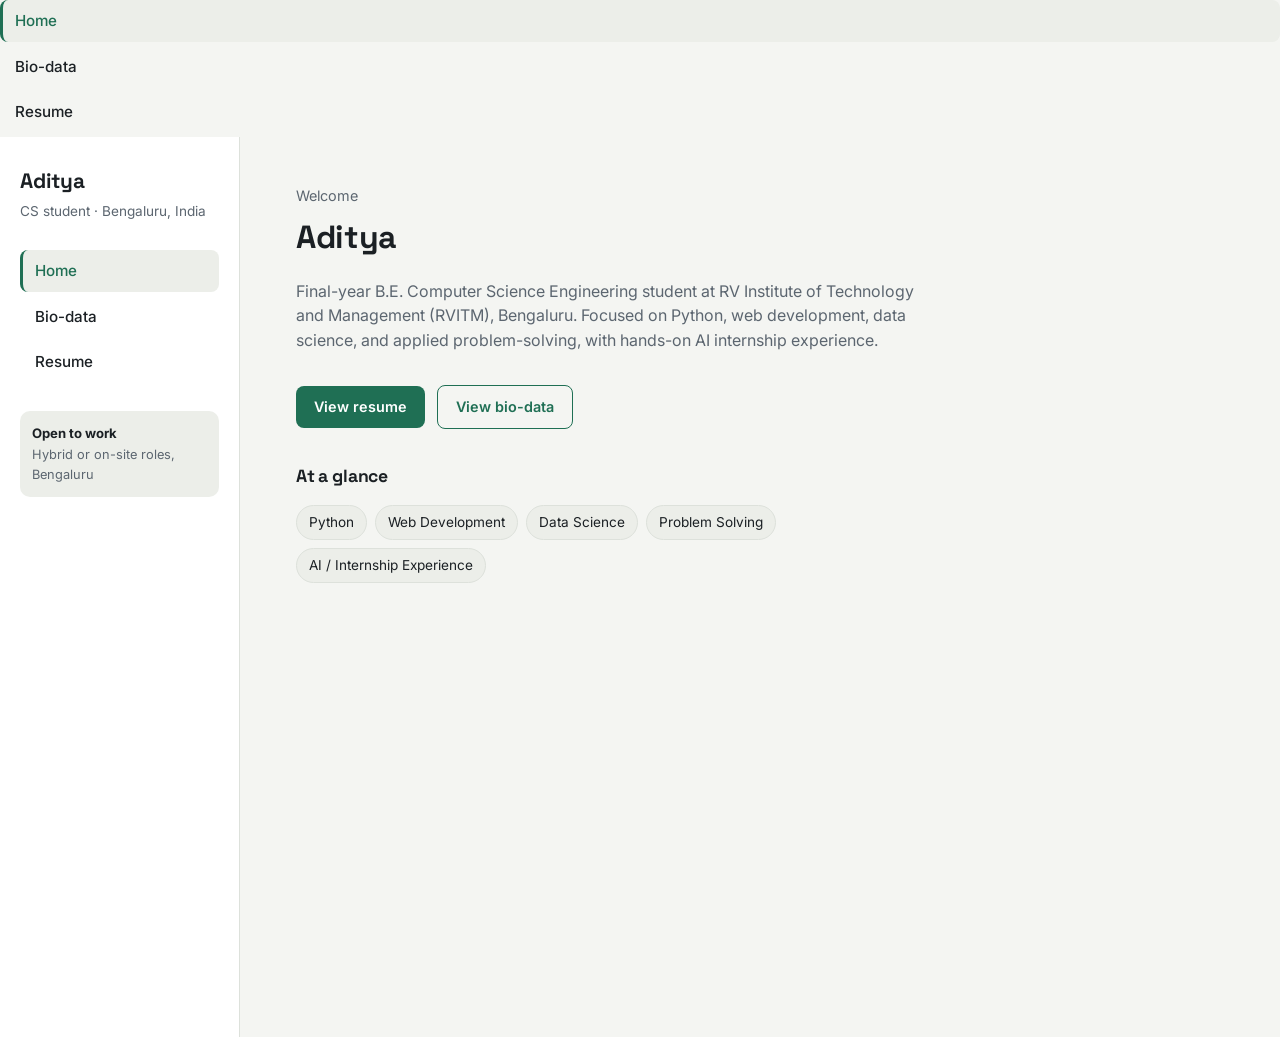
<file: index.html>
<!doctype html>
<html lang="en">
<head>
<meta charset="UTF-8">
<meta name="viewport" content="width=device-width, initial-scale=1, viewport-fit=cover">
<title>Aditya — Home</title>
<link rel="preconnect" href="https://fonts.googleapis.com">
<link rel="preconnect" href="https://fonts.gstatic.com" crossorigin>
<link href="https://fonts.googleapis.com/css2?family=Space+Grotesk:wght@500;700&family=Inter:wght@400;500;600&display=swap" rel="stylesheet">
<link rel="stylesheet" href="style.css">
</head>
<body>

<div class="topbar">
  <p class="brand">Aditya</p>
  <button class="burger" id="burgerBtn" aria-label="Toggle navigation">☰</button>
</div>
<div class="mobile-menu" id="mobileMenu">
  <a class="nav-link active" href="index.html">Home</a>
  <a class="nav-link" href="biodata.html">Bio-data</a>
  <a class="nav-link" href="resume.html">Resume</a>
</div>

<div class="shell">
  <nav class="sidebar">
    <p class="brand">Aditya</p>
    <p class="tagline">CS student · Bengaluru, India</p>
    <a class="nav-link active" href="index.html">Home</a>
    <a class="nav-link" href="biodata.html">Bio-data</a>
    <a class="nav-link" href="resume.html">Resume</a>
    <div class="status">
      <strong>Open to work</strong>
      Hybrid or on-site roles, Bengaluru
    </div>
  </nav>

  <main>
    <section class="page-content">
      <p class="eyebrow">Welcome</p>
      <h1 class="page-title">Aditya</h1>
      <p class="lede">Final-year B.E. Computer Science Engineering student at RV Institute of Technology and Management (RVITM), Bengaluru. Focused on Python, web development, data science, and applied problem-solving, with hands-on AI internship experience.</p>
      <a class="btn" href="resume.html">View resume</a>
      <a class="btn ghost" href="biodata.html">View bio-data</a>

      <section class="block">
        <h2>At a glance</h2>
        <ul class="skills">
          <li>Python</li><li>Web Development</li><li>Data Science</li>
          <li>Problem Solving</li><li>AI / Internship Experience</li>
        </ul>
      </section>
    </section>
  </main>
</div>

<script src="https://cdnjs.cloudflare.com/ajax/libs/jquery/3.6.4/jquery.min.js"></script>
<script src="script.js"></script>
</body>
</html>
</file>
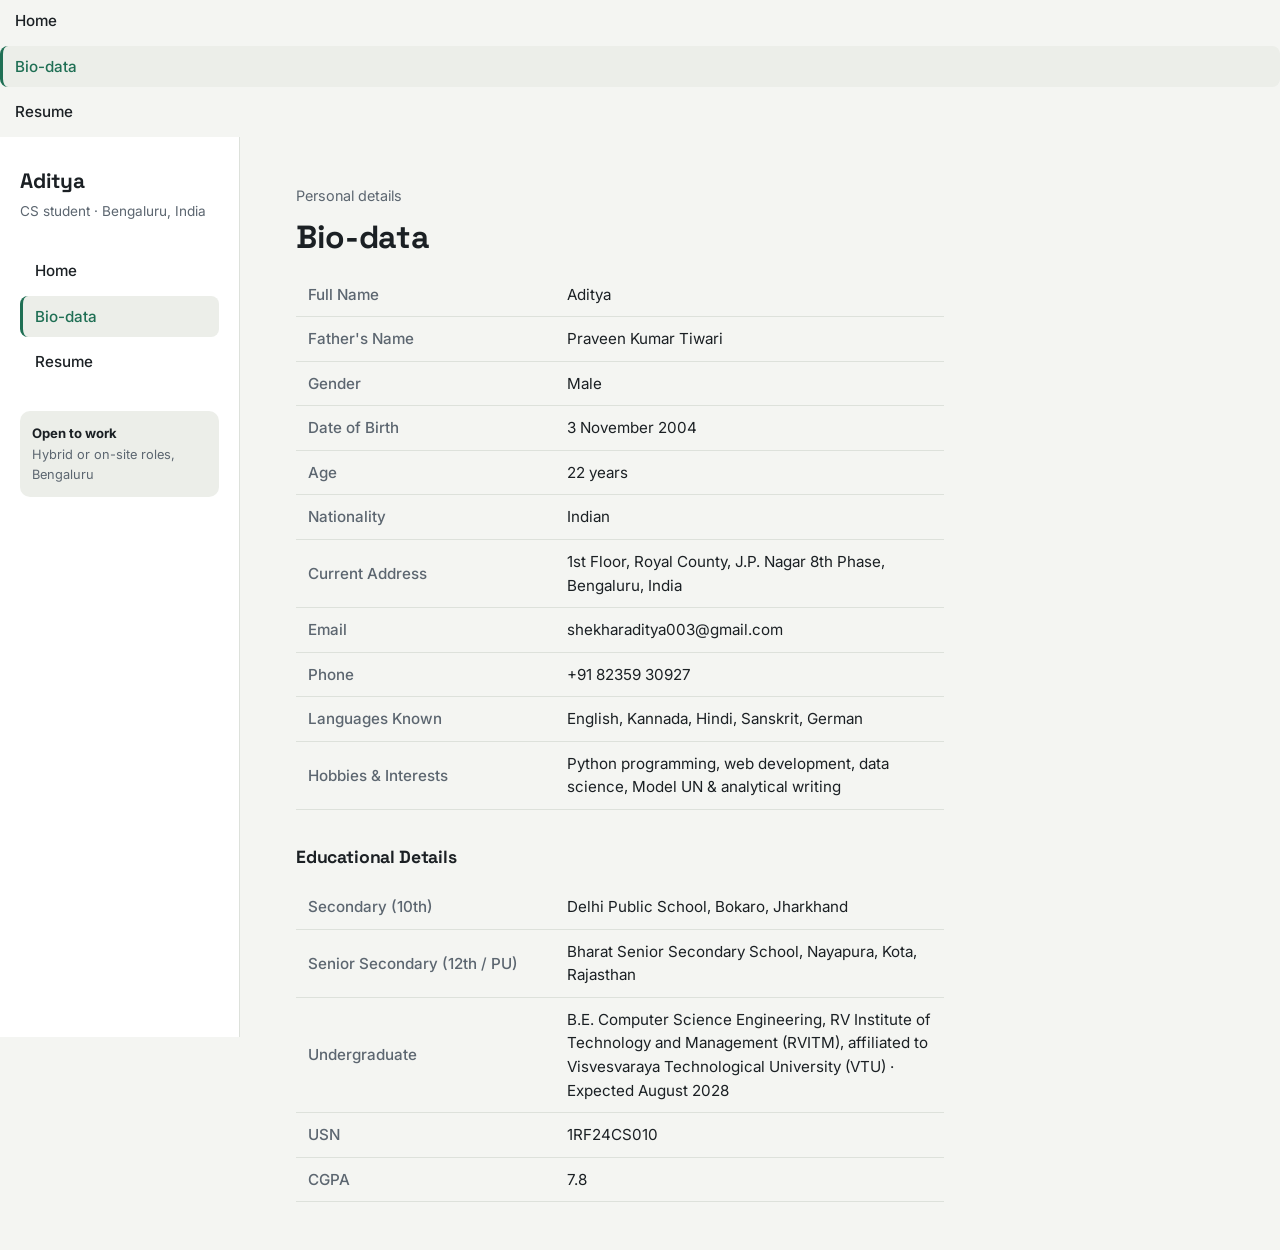
<file: biodata.html>
<!doctype html>
<html lang="en">
<head>
<meta charset="UTF-8">
<meta name="viewport" content="width=device-width, initial-scale=1, viewport-fit=cover">
<title>Aditya — Bio-data</title>
<link rel="preconnect" href="https://fonts.googleapis.com">
<link rel="preconnect" href="https://fonts.gstatic.com" crossorigin>
<link href="https://fonts.googleapis.com/css2?family=Space+Grotesk:wght@500;700&family=Inter:wght@400;500;600&display=swap" rel="stylesheet">
<link rel="stylesheet" href="style.css">
</head>
<body>

<div class="topbar">
  <p class="brand">Aditya</p>
  <button class="burger" id="burgerBtn" aria-label="Toggle navigation">☰</button>
</div>
<div class="mobile-menu" id="mobileMenu">
  <a class="nav-link" href="index.html">Home</a>
  <a class="nav-link active" href="biodata.html">Bio-data</a>
  <a class="nav-link" href="resume.html">Resume</a>
</div>

<div class="shell">
  <nav class="sidebar">
    <p class="brand">Aditya</p>
    <p class="tagline">CS student · Bengaluru, India</p>
    <a class="nav-link" href="index.html">Home</a>
    <a class="nav-link active" href="biodata.html">Bio-data</a>
    <a class="nav-link" href="resume.html">Resume</a>
    <div class="status">
      <strong>Open to work</strong>
      Hybrid or on-site roles, Bengaluru
    </div>
  </nav>

  <main>
    <section class="page-content">
      <p class="eyebrow">Personal details</p>
      <h1 class="page-title">Bio-data</h1>
      <table class="biodata">
        <tr><th>Full Name</th><td>Aditya</td></tr>
        <tr><th>Father's Name</th><td>Praveen Kumar Tiwari</td></tr>
        <tr><th>Gender</th><td>Male</td></tr>
        <tr><th>Date of Birth</th><td>3 November 2004</td></tr>
        <tr><th>Age</th><td id="ageCell">—</td></tr>
        <tr><th>Nationality</th><td>Indian</td></tr>
        <tr><th>Current Address</th><td>1st Floor, Royal County, J.P. Nagar 8th Phase, Bengaluru, India</td></tr>
        <tr><th>Email</th><td>shekharaditya003@gmail.com</td></tr>
        <tr><th>Phone</th><td>+91 82359 30927</td></tr>
        <tr><th>Languages Known</th><td>English, Kannada, Hindi, Sanskrit, German</td></tr>
        <tr><th>Hobbies &amp; Interests</th><td>Python programming, web development, data science, Model UN &amp; analytical writing</td></tr>
      </table>

      <section class="block">
        <h2>Educational Details</h2>
        <table class="biodata">
          <tr><th>Secondary (10th)</th><td>Delhi Public School, Bokaro, Jharkhand</td></tr>
          <tr><th>Senior Secondary (12th / PU)</th><td>Bharat Senior Secondary School, Nayapura, Kota, Rajasthan</td></tr>
          <tr><th>Undergraduate</th><td>B.E. Computer Science Engineering, RV Institute of Technology and Management (RVITM), affiliated to Visvesvaraya Technological University (VTU) · Expected August 2028</td></tr>
          <tr><th>USN</th><td>1RF24CS010</td></tr>
          <tr><th>CGPA</th><td>7.8</td></tr>
        </table>
      </section>
    </section>
  </main>
</div>

<script src="https://cdnjs.cloudflare.com/ajax/libs/jquery/3.6.4/jquery.min.js"></script>
<script src="script.js"></script>
</body>
</html>
</file>
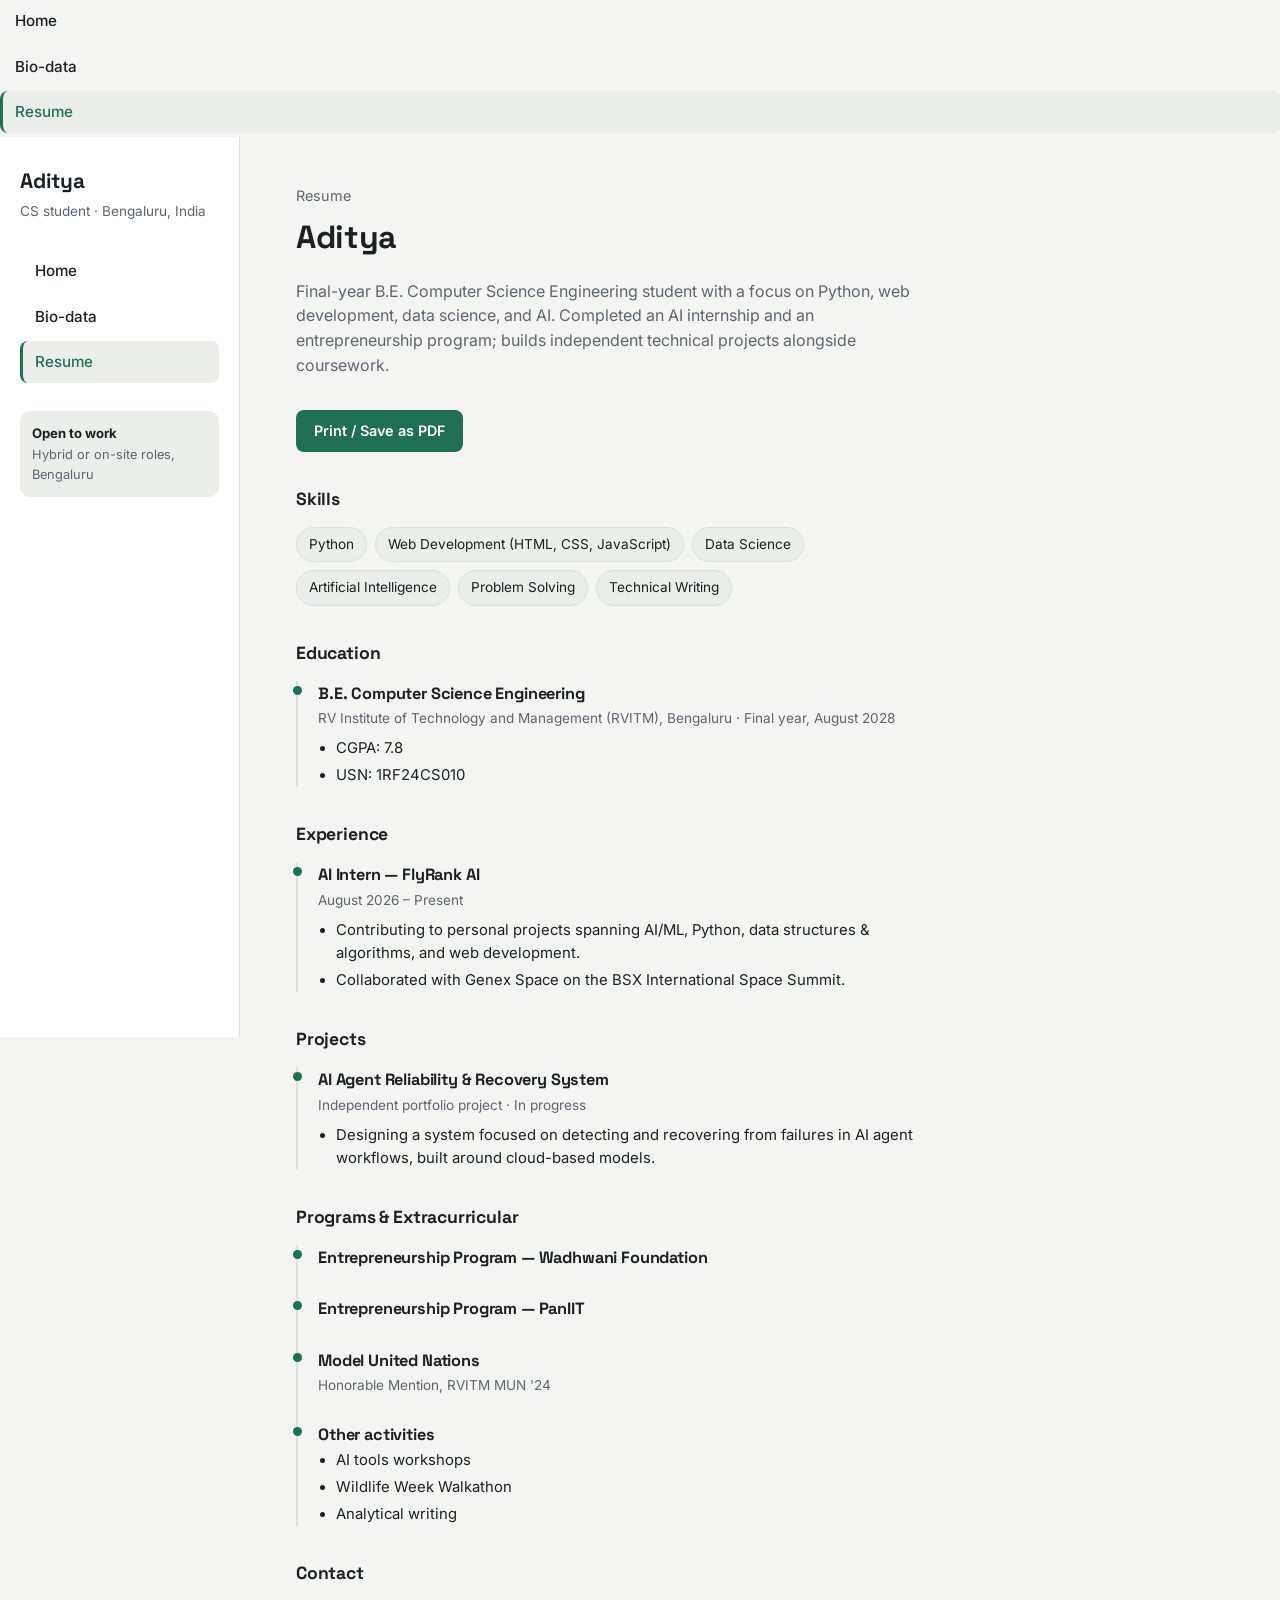
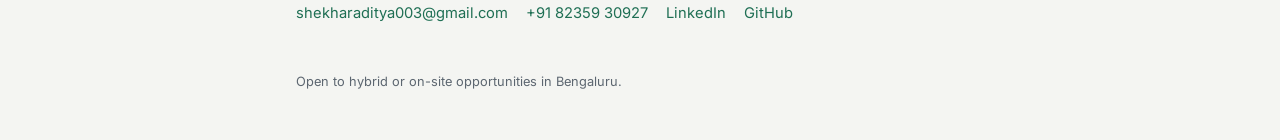
<file: resume.html>
<!doctype html>
<html lang="en">
<head>
<meta charset="UTF-8">
<meta name="viewport" content="width=device-width, initial-scale=1, viewport-fit=cover">
<title>Aditya — Resume</title>
<link rel="preconnect" href="https://fonts.googleapis.com">
<link rel="preconnect" href="https://fonts.gstatic.com" crossorigin>
<link href="https://fonts.googleapis.com/css2?family=Space+Grotesk:wght@500;700&family=Inter:wght@400;500;600&display=swap" rel="stylesheet">
<link rel="stylesheet" href="style.css">
</head>
<body>

<div class="topbar">
  <p class="brand">Aditya</p>
  <button class="burger" id="burgerBtn" aria-label="Toggle navigation">☰</button>
</div>
<div class="mobile-menu" id="mobileMenu">
  <a class="nav-link" href="index.html">Home</a>
  <a class="nav-link" href="biodata.html">Bio-data</a>
  <a class="nav-link active" href="resume.html">Resume</a>
</div>

<div class="shell">
  <nav class="sidebar">
    <p class="brand">Aditya</p>
    <p class="tagline">CS student · Bengaluru, India</p>
    <a class="nav-link" href="index.html">Home</a>
    <a class="nav-link" href="biodata.html">Bio-data</a>
    <a class="nav-link active" href="resume.html">Resume</a>
    <div class="status">
      <strong>Open to work</strong>
      Hybrid or on-site roles, Bengaluru
    </div>
  </nav>

  <main>
    <section class="page-content">
      <p class="eyebrow">Resume</p>
      <h1 class="page-title">Aditya</h1>
      <p class="lede">Final-year B.E. Computer Science Engineering student with a focus on Python, web development, data science, and AI. Completed an AI internship and an entrepreneurship program; builds independent technical projects alongside coursework.</p>
      <a class="btn" id="printBtn" href="#">Print / Save as PDF</a>

      <section class="block">
        <h2>Skills</h2>
        <ul class="skills">
          <li>Python</li><li>Web Development (HTML, CSS, JavaScript)</li>
          <li>Data Science</li><li>Artificial Intelligence</li>
          <li>Problem Solving</li><li>Technical Writing</li>
        </ul>
      </section>

      <section class="block">
        <h2>Education</h2>
        <div class="timeline">
          <div class="item">
            <h3>B.E. Computer Science Engineering</h3>
            <p class="meta">RV Institute of Technology and Management (RVITM), Bengaluru · Final year, August 2028</p>
            <ul>
              <li>CGPA: 7.8</li>
              <li>USN: 1RF24CS010</li>
            </ul>
          </div>
        </div>
      </section>

      <section class="block">
        <h2>Experience</h2>
        <div class="timeline">
          <div class="item">
            <h3>AI Intern — FlyRank AI</h3>
            <p class="meta">August 2026 – Present</p>
            <ul>
              <li>Contributing to personal projects spanning AI/ML, Python, data structures &amp; algorithms, and web development.</li>
              <li>Collaborated with Genex Space on the BSX International Space Summit.</li>
            </ul>
          </div>
        </div>
      </section>

      <section class="block">
        <h2>Projects</h2>
        <div class="timeline">
          <div class="item">
            <h3>AI Agent Reliability &amp; Recovery System</h3>
            <p class="meta">Independent portfolio project · In progress</p>
            <ul>
              <li>Designing a system focused on detecting and recovering from failures in AI agent workflows, built around cloud-based models.</li>
            </ul>
          </div>
        </div>
      </section>

      <section class="block">
        <h2>Programs &amp; Extracurricular</h2>
        <div class="timeline">
          <div class="item">
            <h3>Entrepreneurship Program — Wadhwani Foundation</h3>
          </div>
          <div class="item">
            <h3>Entrepreneurship Program — PanIIT</h3>
          </div>
          <div class="item">
            <h3>Model United Nations</h3>
            <p class="meta">Honorable Mention, RVITM MUN '24</p>
          </div>
          <div class="item">
            <h3>Other activities</h3>
            <ul>
              <li>AI tools workshops</li>
              <li>Wildlife Week Walkathon</li>
              <li>Analytical writing</li>
            </ul>
          </div>
        </div>
      </section>

      <section class="block">
        <h2>Contact</h2>
        <div class="contact-row">
          <a href="mailto:shekharaditya003@gmail.com">shekharaditya003@gmail.com</a>
          <a href="tel:+918235930927">+91 82359 30927</a>
          <a href="https://www.linkedin.com/in/aditya03-" target="_blank" rel="noopener">LinkedIn</a>
          <a href="https://github.com/ADITYA-git918" target="_blank" rel="noopener">GitHub</a>
        </div>
        <footer class="page-footer">Open to hybrid or on-site opportunities in Bengaluru.</footer>
      </section>
    </section>
  </main>
</div>

<script src="https://cdnjs.cloudflare.com/ajax/libs/jquery/3.6.4/jquery.min.js"></script>
<script src="script.js"></script>
</body>
</html>
</file>
<file: style.css>
:root{
  --bg:#F4F5F2; --surface:#FFFFFF; --surface-2:#ECEEE9;
  --ink:#1B2024; --muted:#5C6670; --accent:#1F6F54; --accent-contrast:#FFFFFF;
  --border:#DDE1DB;
  box-sizing:border-box;
  padding-top:env(safe-area-inset-top,0px);
  padding-bottom:env(safe-area-inset-bottom,0px);
}
@media (prefers-color-scheme: dark){
  :root:not([data-theme="light"]){
    --bg:#10151A; --surface:#161C22; --surface-2:#1D242B;
    --ink:#E7ECEE; --muted:#93A0A8; --accent:#48D9A8; --accent-contrast:#0A1310;
    --border:#28323A;
  }
}
:root[data-theme="dark"]{
  --bg:#10151A; --surface:#161C22; --surface-2:#1D242B;
  --ink:#E7ECEE; --muted:#93A0A8; --accent:#48D9A8; --accent-contrast:#0A1310;
  --border:#28323A;
}
html{ scroll-padding-top:env(safe-area-inset-top,0px); }
*{ box-sizing:border-box; }
body{
  margin:0; background:var(--bg); color:var(--ink);
  font-family:'Inter',system-ui,-apple-system,sans-serif;
  line-height:1.55;
}
h1,h2,h3,.brand{ font-family:'Space Grotesk',system-ui,sans-serif; letter-spacing:-0.01em; }
a{ color:var(--accent); }

.shell{ display:flex; min-height:100vh; }

/* Sidebar (desktop) */
.sidebar{
  width:240px; flex-shrink:0; background:var(--surface);
  border-right:1px solid var(--border);
  padding:28px 20px; position:sticky; top:0; height:100vh;
}
.brand{ font-size:1.3rem; font-weight:700; margin:0 0 4px; }
.tagline{ color:var(--muted); font-size:0.85rem; margin:0 0 28px; }
.nav-link{
  display:block; padding:9px 12px; margin-bottom:4px; border-radius:8px;
  color:var(--ink); text-decoration:none; font-weight:500; font-size:0.95rem;
  border-left:3px solid transparent;
}
.nav-link.active{ background:var(--surface-2); border-left-color:var(--accent); color:var(--accent); }
.status{
  margin-top:28px; padding:12px; border-radius:10px; background:var(--surface-2);
  font-size:0.8rem; color:var(--muted);
}
.status strong{ color:var(--ink); display:block; font-size:0.82rem; margin-bottom:2px; }

/* Mobile top bar */
.topbar{ display:none; }

/* Main content */
main{ flex:1; min-width:0; }
.page-content{ padding:48px 56px; max-width:760px; animation:rise .35s ease; }
@keyframes rise{ from{ opacity:0; transform:translateY(8px);} to{ opacity:1; transform:translateY(0);} }

.eyebrow{ color:var(--muted); font-size:0.9rem; margin:0 0 6px; }
h1.page-title{ font-size:2rem; margin:0 0 10px; }
.lede{ color:var(--muted); max-width:62ch; }

.btn{
  display:inline-block; background:var(--accent); color:var(--accent-contrast);
  border:none; padding:10px 18px; border-radius:8px; font-weight:600;
  font-size:0.9rem; cursor:pointer; text-decoration:none; margin-top:16px; margin-right:8px;
}
.btn.ghost{ background:transparent; color:var(--accent); border:1px solid var(--accent); }

section.block{ margin-top:34px; }
section.block h2{ font-size:1.1rem; margin:0 0 14px; }

table.biodata{ width:100%; border-collapse:collapse; }
table.biodata th, table.biodata td{
  text-align:left; padding:10px 12px; border-bottom:1px solid var(--border); font-size:0.95rem;
}
table.biodata th{ width:40%; color:var(--muted); font-weight:500; }

.skills{ display:flex; flex-wrap:wrap; gap:8px; padding:0; margin:0; list-style:none; }
.skills li{ background:var(--surface-2); border:1px solid var(--border); padding:6px 12px; border-radius:20px; font-size:0.85rem; }

.timeline{ border-left:2px solid var(--border); padding-left:20px; }
.item{ margin-bottom:26px; position:relative; }
.item::before{
  content:""; position:absolute; left:-25px; top:5px; width:9px; height:9px;
  border-radius:50%; background:var(--accent);
}
.item h3{ margin:0 0 2px; font-size:1.02rem; }
.item .meta{ color:var(--muted); font-size:0.85rem; margin:0 0 8px; }
.item ul{ margin:0; padding-left:18px; }
.item ul li{ margin-bottom:4px; font-size:0.93rem; }

.contact-row{ display:flex; gap:18px; flex-wrap:wrap; }
.contact-row a{ text-decoration:none; font-size:0.92rem; }

footer.page-footer{ margin-top:48px; color:var(--muted); font-size:0.8rem; }

@media (max-width: 880px){
  .shell{ flex-direction:column; }
  .sidebar{ display:none; }
  .topbar{
    display:flex; align-items:center; justify-content:space-between;
    position:sticky; top:env(safe-area-inset-top,0px); z-index:5;
    background:var(--surface); border-bottom:1px solid var(--border);
    padding:14px 18px;
  }
  .topbar .brand{ font-size:1.05rem; margin:0; }
  .burger{
    background:none; border:1px solid var(--border); border-radius:8px;
    padding:7px 10px; color:var(--ink); font-size:1rem; cursor:pointer;
  }
  .mobile-menu{ display:none; flex-direction:column; background:var(--surface); border-bottom:1px solid var(--border); padding:10px 18px 16px; }
  .mobile-menu.open{ display:flex; }
  .mobile-menu .nav-link{ padding:11px 6px; }
  .page-content{ padding:30px 20px; }
}

@media print{
  .sidebar, .topbar, .mobile-menu{ display:none !important; }
  body{ background:#fff; color:#000; }
}
</file>
